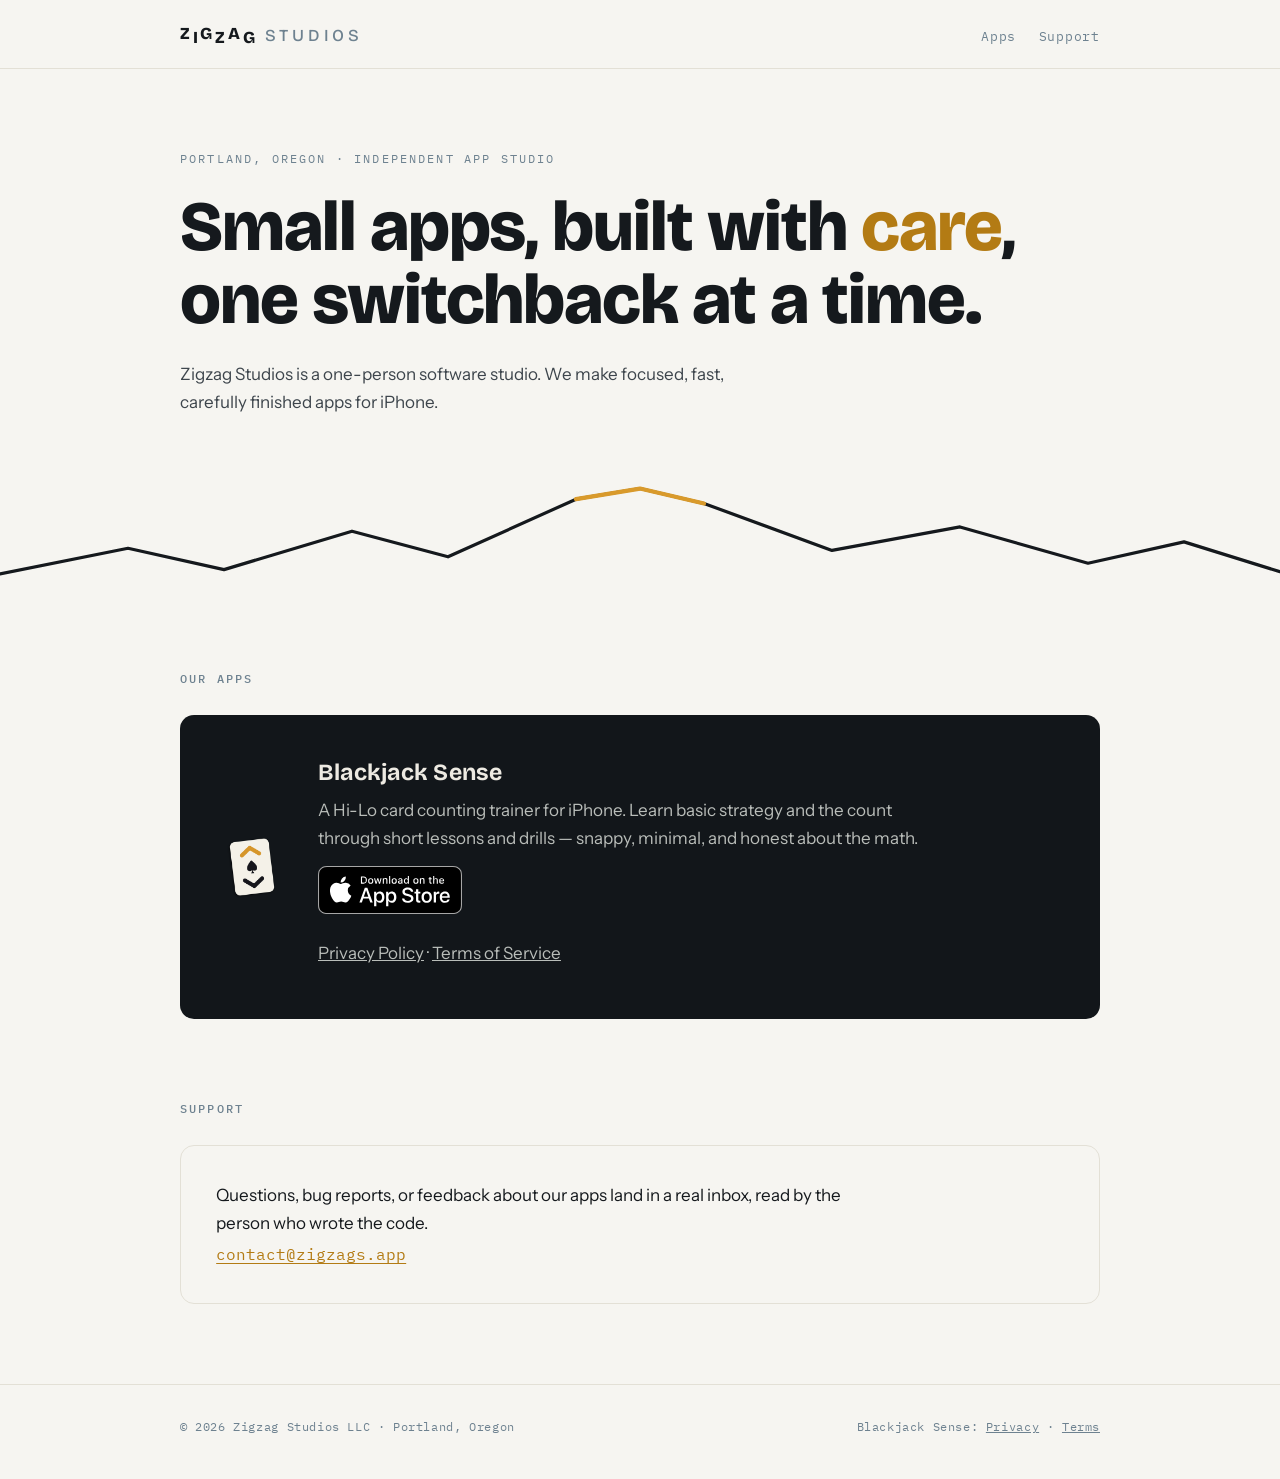
<file: index.html>
<!DOCTYPE html>
<html lang="en">
<head>
<meta charset="utf-8">
<meta name="viewport" content="width=device-width, initial-scale=1">
<title>Zigzag Studios — small apps, built with care in Portland, Oregon</title>
<meta name="description" content="Zigzag Studios LLC is an independent app studio in Portland, Oregon. Maker of Blackjack Sense, a Hi-Lo card counting trainer for iPhone, available on the App Store.">
<link rel="preconnect" href="https://fonts.googleapis.com">
<link rel="preconnect" href="https://fonts.gstatic.com" crossorigin>
<link href="https://fonts.googleapis.com/css2?family=Bricolage+Grotesque:wght@500;700;800&family=IBM+Plex+Mono:wght@400;500&family=Instrument+Sans:wght@400;500;600&display=swap" rel="stylesheet">
<link rel="stylesheet" href="styles.css">
</head>
<body>

<header class="site">
  <div class="wrap site-row">
    <a class="brand" href="/" aria-label="Zigzag Studios">
      <span class="zz" aria-hidden="true"><span style="--i:0">Z</span><span style="--i:1">I</span><span style="--i:2">G</span><span style="--i:3">Z</span><span style="--i:4">A</span><span style="--i:5">G</span></span><span class="studios">STUDIOS</span>
    </a>
    <nav class="site-nav" aria-label="Site">
      <a href="#apps">Apps</a>
      <a href="#support">Support</a>
    </nav>
  </div>
</header>

<main>
  <section class="hero">
    <div class="wrap">
      <p class="eyebrow">Portland, Oregon · Independent app studio</p>
      <h1 class="statement">Small apps, built with <span class="gold">care</span>, one switchback at a time.</h1>
      <p class="lede">Zigzag Studios is a one-person software studio. We make focused, fast, carefully finished apps for iPhone.</p>
    </div>
    <!-- The ridgeline: Mt. Hood's profile drawn as a hi-lo count line -->
    <svg class="ridge" viewBox="0 0 1200 110" preserveAspectRatio="none" role="img" aria-label="A zigzag mountain ridgeline">
      <polyline points="0,88 120,64 210,84 330,48 420,72 540,18 600,8 660,22 780,66 900,44 1020,78 1110,58 1200,86"
                fill="none" stroke="#15191D" stroke-width="3" stroke-linejoin="round" stroke-linecap="round"/>
      <polyline points="540,18 600,8 660,22" fill="none" stroke="#D99A2B" stroke-width="4" stroke-linejoin="round" stroke-linecap="round"/>
    </svg>
  </section>

  <section class="apps" id="apps">
    <div class="wrap">
      <h2 class="sec">Our apps</h2>
      <article class="app-card">
        <div class="app-glyph">
          <img src="blackjack-sense-icon.png" alt="Blackjack Sense app icon" width="74" height="74">
        </div>
        <div>
          <h3>Blackjack Sense</h3>
          <p>A Hi-Lo card counting trainer for iPhone. Learn basic strategy and the count through short lessons and drills — snappy, minimal, and honest about the math.</p>
          <p class="app-cta"><a class="store-badge" href="https://apps.apple.com/us/app/blackjack-sense-trainer/id6796103881" target="_blank" rel="noopener"><img src="app-store-badge.svg" alt="Download on the App Store" width="144" height="48"></a></p>
          <p class="app-links"><a href="blackjack-sense/privacy.html">Privacy Policy</a> · <a href="blackjack-sense/terms.html">Terms of Service</a></p>
        </div>
      </article>
    </div>
  </section>

  <section class="support" id="support">
    <div class="wrap">
      <h2 class="sec">Support</h2>
      <div class="support-box">
        <p>Questions, bug reports, or feedback about our apps land in a real inbox, read by the person who wrote the code.</p>
        <p><a class="mail" href="mailto:contact@zigzags.app">contact@zigzags.app</a></p>
      </div>
    </div>
  </section>
</main>

<footer class="site">
  <div class="wrap foot-row">
    <span>© 2026 Zigzag Studios LLC · Portland, Oregon</span>
    <span>Blackjack Sense: <a href="blackjack-sense/privacy.html">Privacy</a> · <a href="blackjack-sense/terms.html">Terms</a></span>
  </div>
</footer>

</body>
</html>
</file>
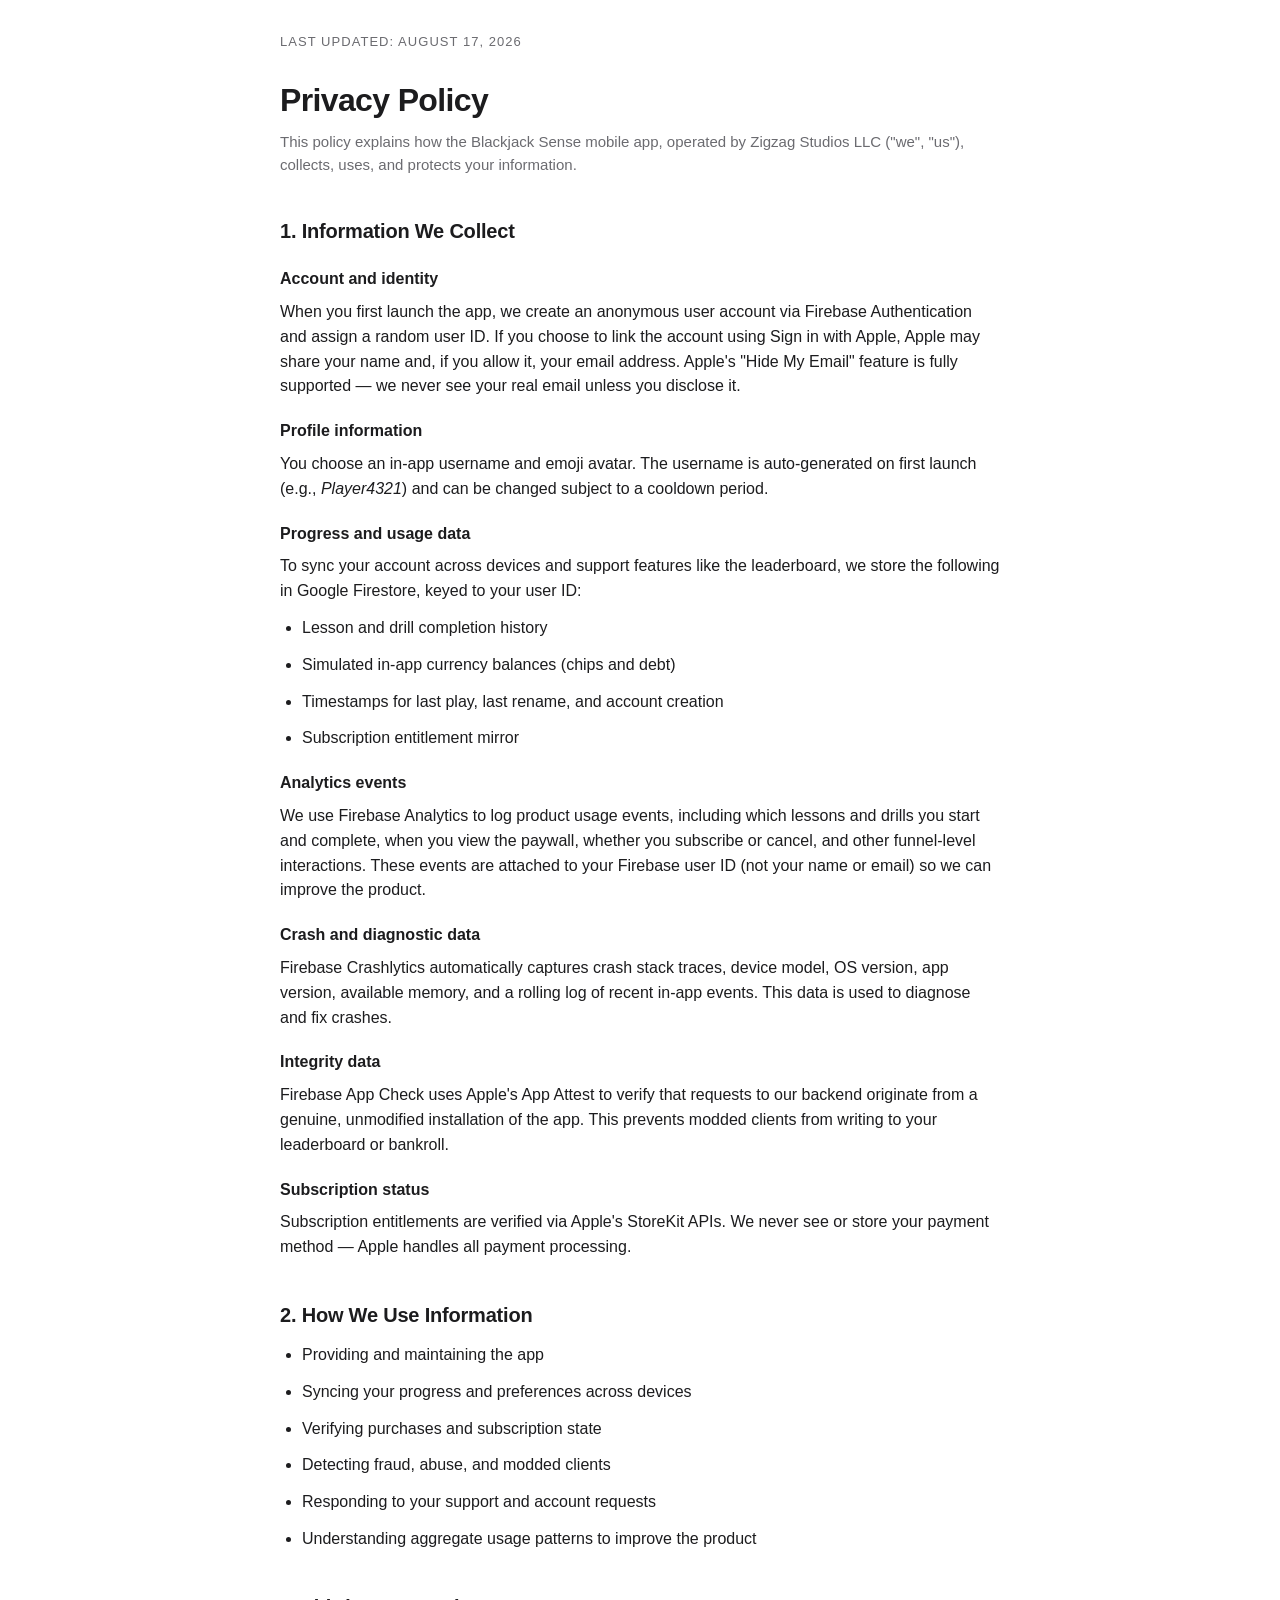
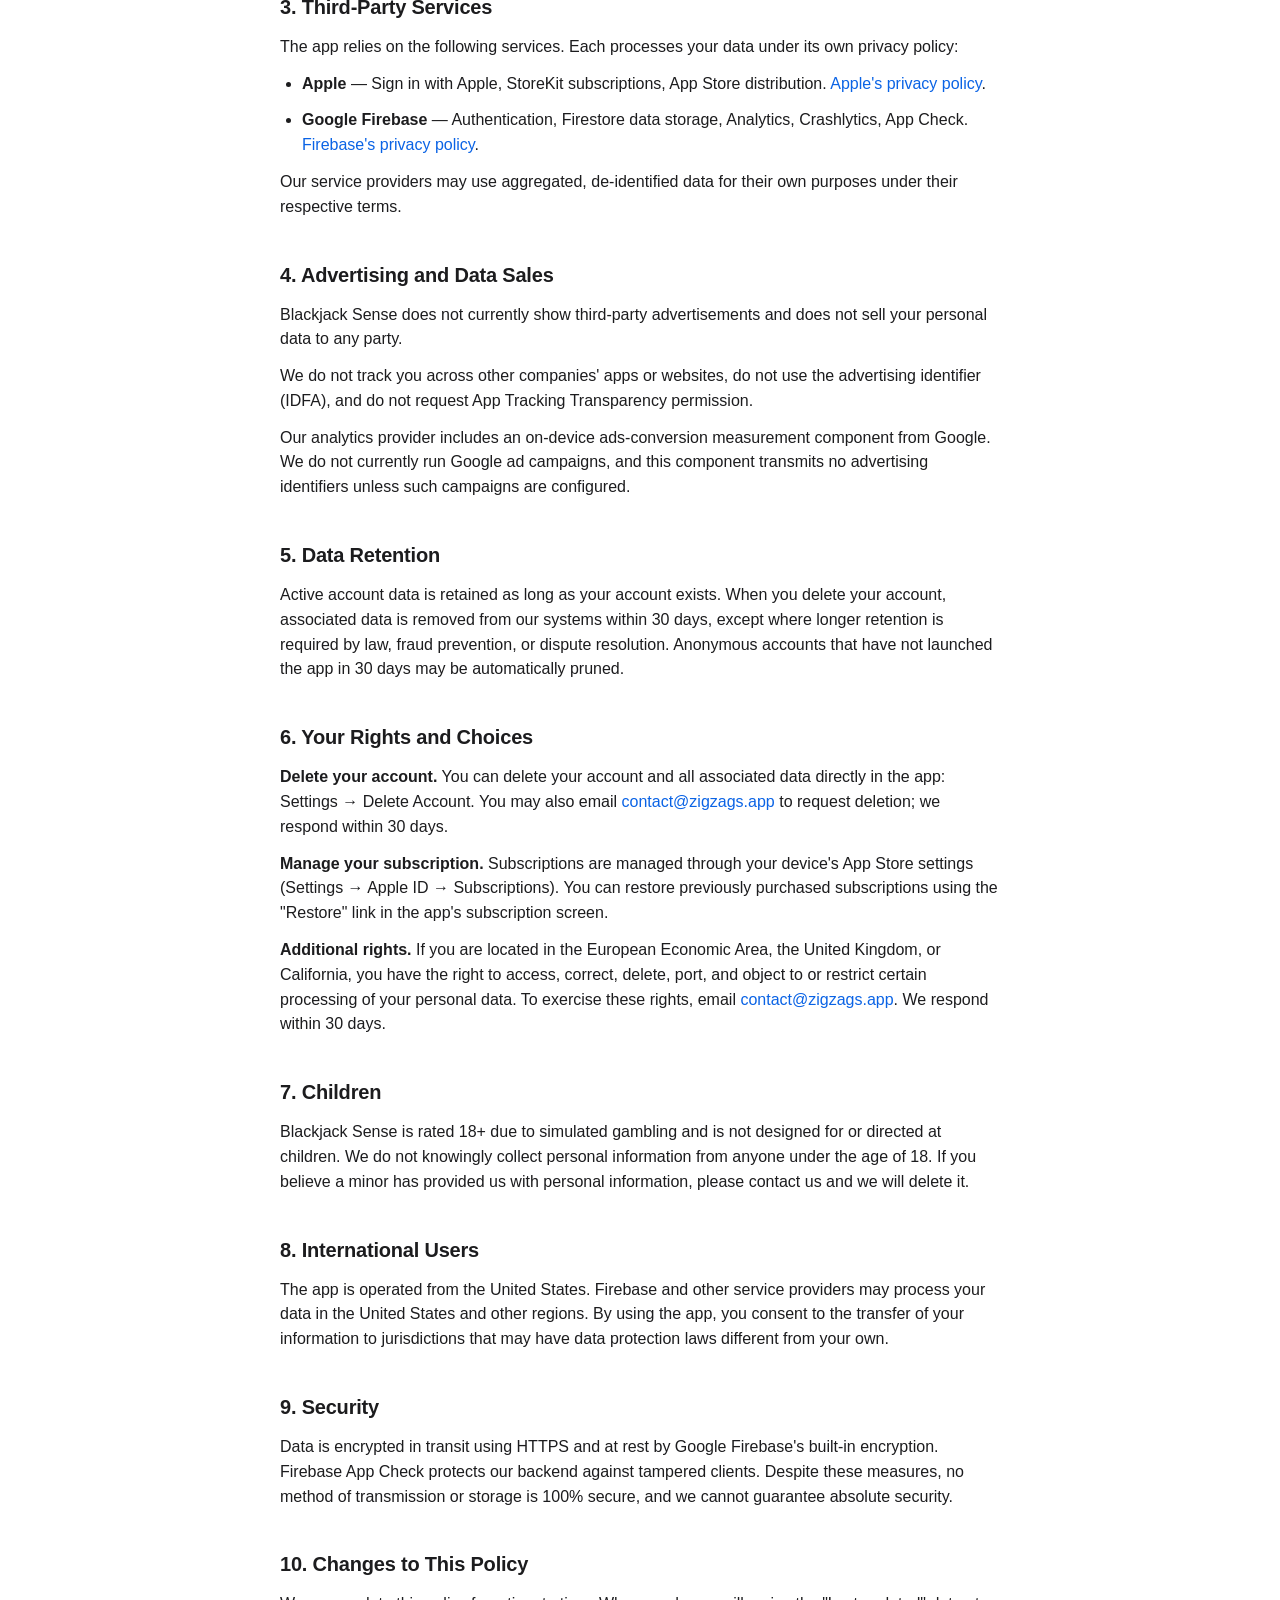
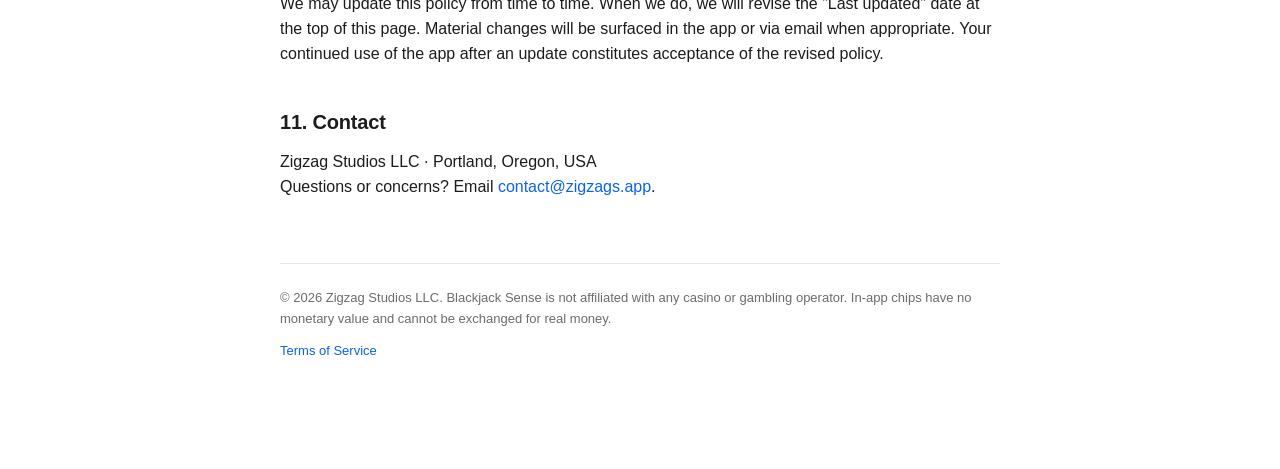
<file: blackjack-sense/privacy.html>
<!DOCTYPE html>
<html lang="en">
<head>
    <meta charset="UTF-8">
    <meta name="viewport" content="width=device-width, initial-scale=1.0">
    <title>Blackjack Sense — Privacy Policy</title>
    <style>
        :root {
            --bg: #ffffff;
            --fg: #1c1c1e;
            --muted: #6b6b70;
            --border: #e5e5ea;
            --link: #0a63e5;
            --max-width: 720px;
        }
        @media (prefers-color-scheme: dark) {
            :root {
                --bg: #111113;
                --fg: #e8e8ea;
                --muted: #98989d;
                --border: #2c2c2e;
                --link: #4a97ff;
            }
        }
        * { box-sizing: border-box; }
        body {
            margin: 0;
            padding: 32px 20px 96px;
            font-family: -apple-system, BlinkMacSystemFont, "SF Pro Text", "Segoe UI", Roboto, Helvetica, Arial, sans-serif;
            font-size: 16px;
            line-height: 1.55;
            color: var(--fg);
            background: var(--bg);
        }
        main {
            max-width: var(--max-width);
            margin: 0 auto;
        }
        h1 {
            font-size: 32px;
            font-weight: 700;
            margin: 0 0 4px;
            letter-spacing: -0.02em;
        }
        h2 {
            font-size: 20px;
            font-weight: 600;
            margin: 40px 0 12px;
            letter-spacing: -0.01em;
        }
        h3 {
            font-size: 16px;
            font-weight: 600;
            margin: 20px 0 8px;
        }
        p, li { margin: 0 0 12px; }
        ul { padding-left: 22px; margin: 0 0 12px; }
        a { color: var(--link); text-decoration: none; }
        a:hover { text-decoration: underline; }
        .lead {
            color: var(--muted);
            font-size: 15px;
            margin: 0 0 32px;
        }
        .updated {
            color: var(--muted);
            font-size: 13px;
            text-transform: uppercase;
            letter-spacing: 0.08em;
            margin: 0 0 24px;
        }
        footer {
            margin-top: 64px;
            padding-top: 24px;
            border-top: 1px solid var(--border);
            font-size: 13px;
            color: var(--muted);
        }
    </style>
</head>
<body>
    <main>
        <p class="updated">Last updated: August 17, 2026</p>
        <h1>Privacy Policy</h1>
        <p class="lead">This policy explains how the Blackjack Sense mobile app, operated by Zigzag Studios LLC ("we", "us"), collects, uses, and protects your information.</p>

        <h2>1. Information We Collect</h2>

        <h3>Account and identity</h3>
        <p>When you first launch the app, we create an anonymous user account via Firebase Authentication and assign a random user ID. If you choose to link the account using Sign in with Apple, Apple may share your name and, if you allow it, your email address. Apple's "Hide My Email" feature is fully supported — we never see your real email unless you disclose it.</p>

        <h3>Profile information</h3>
        <p>You choose an in-app username and emoji avatar. The username is auto-generated on first launch (e.g., <em>Player4321</em>) and can be changed subject to a cooldown period.</p>

        <h3>Progress and usage data</h3>
        <p>To sync your account across devices and support features like the leaderboard, we store the following in Google Firestore, keyed to your user ID:</p>
        <ul>
            <li>Lesson and drill completion history</li>
            <li>Simulated in-app currency balances (chips and debt)</li>
            <li>Timestamps for last play, last rename, and account creation</li>
            <li>Subscription entitlement mirror</li>
        </ul>

        <h3>Analytics events</h3>
        <p>We use Firebase Analytics to log product usage events, including which lessons and drills you start and complete, when you view the paywall, whether you subscribe or cancel, and other funnel-level interactions. These events are attached to your Firebase user ID (not your name or email) so we can improve the product.</p>

        <h3>Crash and diagnostic data</h3>
        <p>Firebase Crashlytics automatically captures crash stack traces, device model, OS version, app version, available memory, and a rolling log of recent in-app events. This data is used to diagnose and fix crashes.</p>

        <h3>Integrity data</h3>
        <p>Firebase App Check uses Apple's App Attest to verify that requests to our backend originate from a genuine, unmodified installation of the app. This prevents modded clients from writing to your leaderboard or bankroll.</p>

        <h3>Subscription status</h3>
        <p>Subscription entitlements are verified via Apple's StoreKit APIs. We never see or store your payment method — Apple handles all payment processing.</p>

        <h2>2. How We Use Information</h2>
        <ul>
            <li>Providing and maintaining the app</li>
            <li>Syncing your progress and preferences across devices</li>
            <li>Verifying purchases and subscription state</li>
            <li>Detecting fraud, abuse, and modded clients</li>
            <li>Responding to your support and account requests</li>
            <li>Understanding aggregate usage patterns to improve the product</li>
        </ul>

        <h2>3. Third-Party Services</h2>
        <p>The app relies on the following services. Each processes your data under its own privacy policy:</p>
        <ul>
            <li><strong>Apple</strong> — Sign in with Apple, StoreKit subscriptions, App Store distribution. <a href="https://www.apple.com/legal/privacy/">Apple's privacy policy</a>.</li>
            <li><strong>Google Firebase</strong> — Authentication, Firestore data storage, Analytics, Crashlytics, App Check. <a href="https://firebase.google.com/support/privacy">Firebase's privacy policy</a>.</li>
        </ul>
        <p>Our service providers may use aggregated, de-identified data for their own purposes under their respective terms.</p>

        <h2>4. Advertising and Data Sales</h2>
        <p>Blackjack Sense does not currently show third-party advertisements and does not sell your personal data to any party.</p>
        <p>We do not track you across other companies' apps or websites, do not use the advertising identifier (IDFA), and do not request App Tracking Transparency permission.</p>
        <p>Our analytics provider includes an on-device ads-conversion measurement component from Google. We do not currently run Google ad campaigns, and this component transmits no advertising identifiers unless such campaigns are configured.</p>

        <h2>5. Data Retention</h2>
        <p>Active account data is retained as long as your account exists. When you delete your account, associated data is removed from our systems within 30 days, except where longer retention is required by law, fraud prevention, or dispute resolution. Anonymous accounts that have not launched the app in 30 days may be automatically pruned.</p>

        <h2>6. Your Rights and Choices</h2>
        <p><strong>Delete your account.</strong> You can delete your account and all associated data directly in the app: Settings → Delete Account. You may also email <a href="mailto:contact@zigzags.app">contact@zigzags.app</a> to request deletion; we respond within 30 days.</p>
        <p><strong>Manage your subscription.</strong> Subscriptions are managed through your device's App Store settings (Settings → Apple ID → Subscriptions). You can restore previously purchased subscriptions using the "Restore" link in the app's subscription screen.</p>
        <p><strong>Additional rights.</strong> If you are located in the European Economic Area, the United Kingdom, or California, you have the right to access, correct, delete, port, and object to or restrict certain processing of your personal data. To exercise these rights, email <a href="mailto:contact@zigzags.app">contact@zigzags.app</a>. We respond within 30 days.</p>

        <h2>7. Children</h2>
        <p>Blackjack Sense is rated 18+ due to simulated gambling and is not designed for or directed at children. We do not knowingly collect personal information from anyone under the age of 18. If you believe a minor has provided us with personal information, please contact us and we will delete it.</p>

        <h2>8. International Users</h2>
        <p>The app is operated from the United States. Firebase and other service providers may process your data in the United States and other regions. By using the app, you consent to the transfer of your information to jurisdictions that may have data protection laws different from your own.</p>

        <h2>9. Security</h2>
        <p>Data is encrypted in transit using HTTPS and at rest by Google Firebase's built-in encryption. Firebase App Check protects our backend against tampered clients. Despite these measures, no method of transmission or storage is 100% secure, and we cannot guarantee absolute security.</p>

        <h2>10. Changes to This Policy</h2>
        <p>We may update this policy from time to time. When we do, we will revise the "Last updated" date at the top of this page. Material changes will be surfaced in the app or via email when appropriate. Your continued use of the app after an update constitutes acceptance of the revised policy.</p>

        <h2>11. Contact</h2>
        <p>Zigzag Studios LLC · Portland, Oregon, USA<br>
        Questions or concerns? Email <a href="mailto:contact@zigzags.app">contact@zigzags.app</a>.</p>

        <footer>
            <p>© 2026 Zigzag Studios LLC. Blackjack Sense is not affiliated with any casino or gambling operator. In-app chips have no monetary value and cannot be exchanged for real money.</p>
            <p><a href="terms.html">Terms of Service</a></p>
        </footer>
    </main>
</body>
</html>
</file>
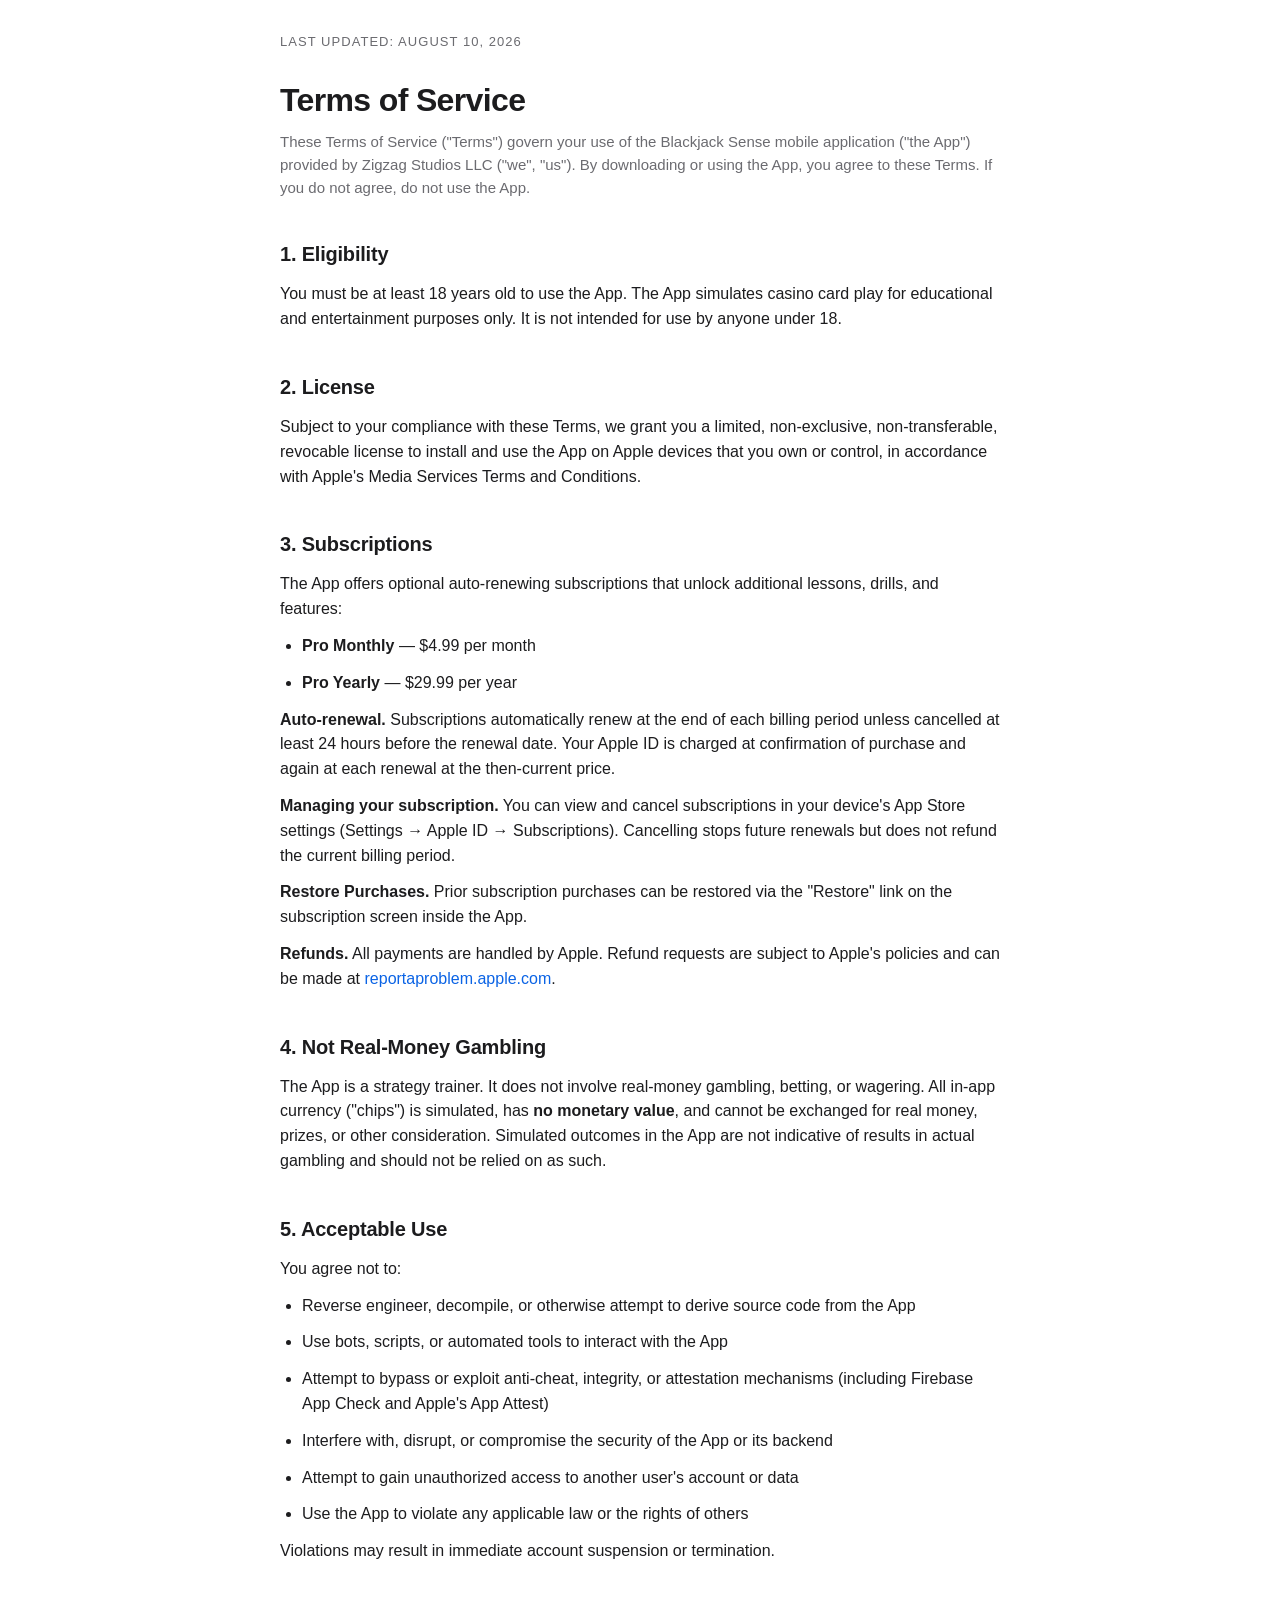
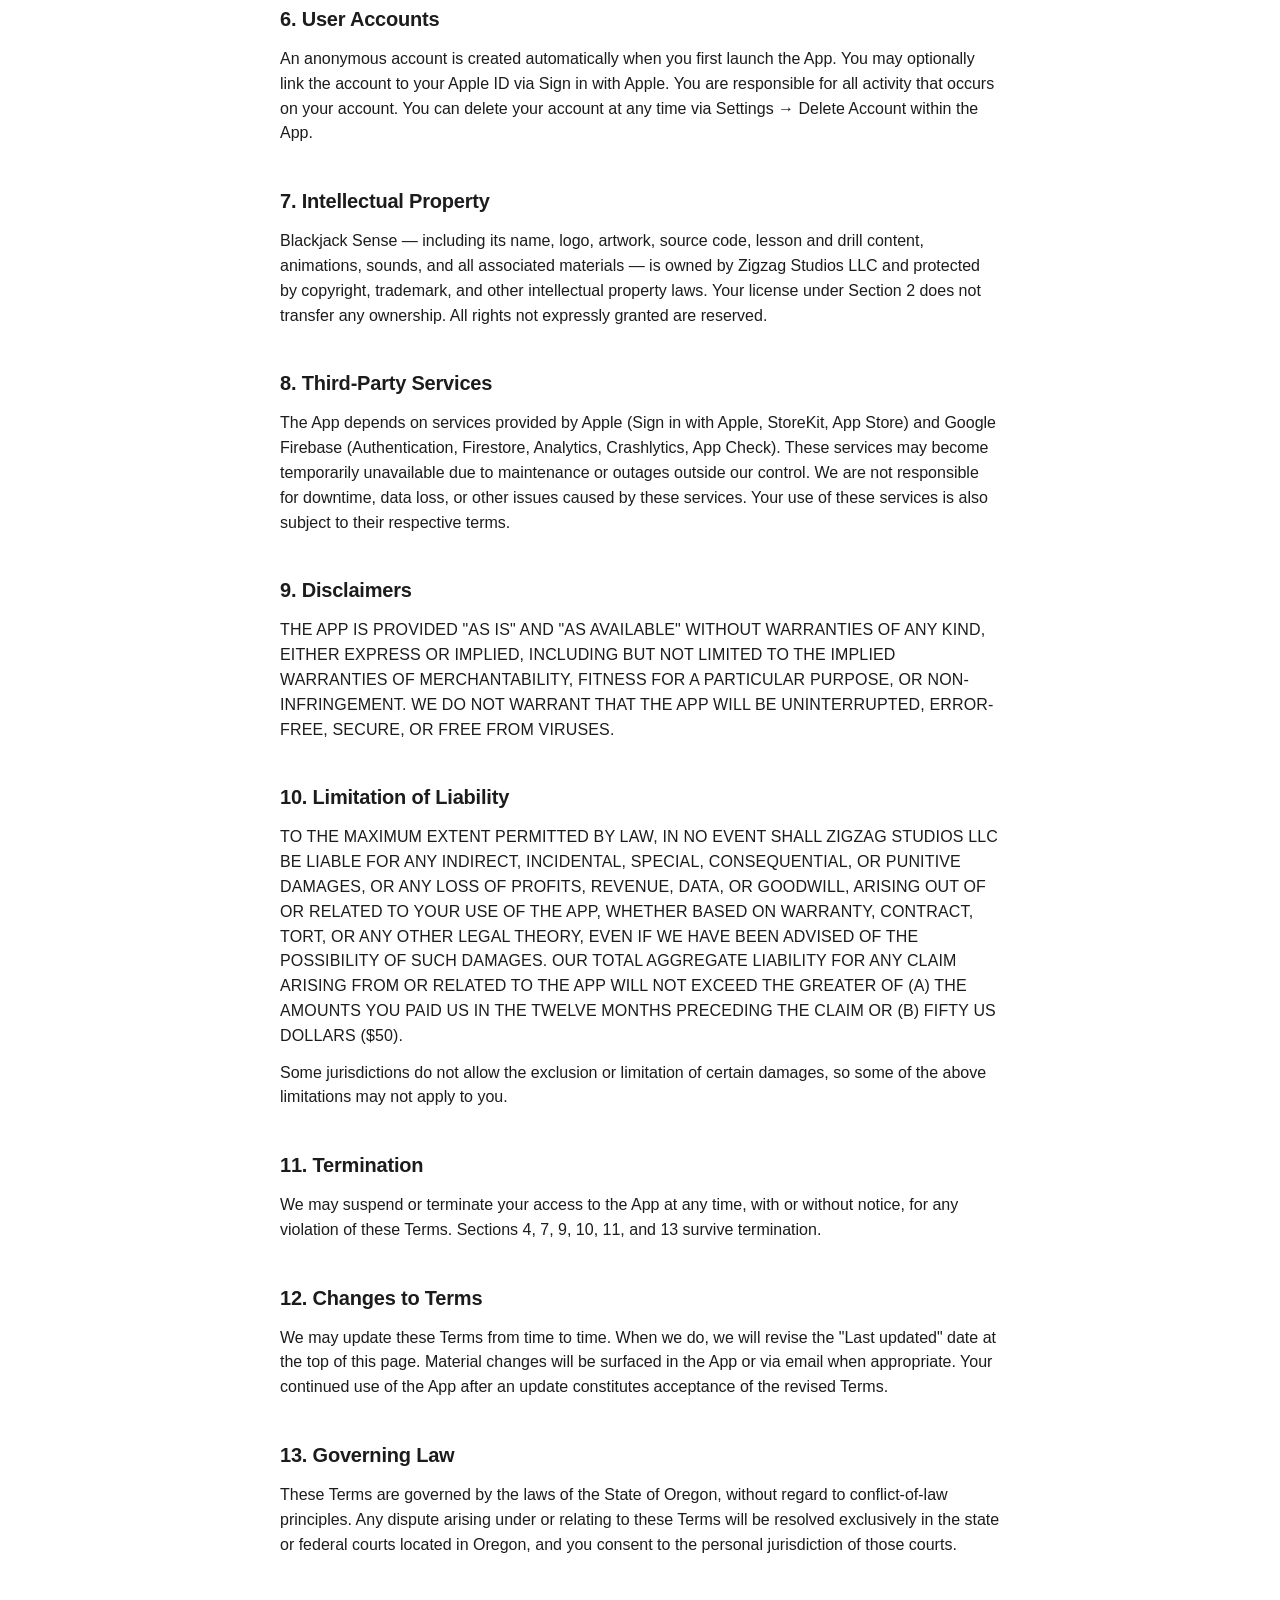
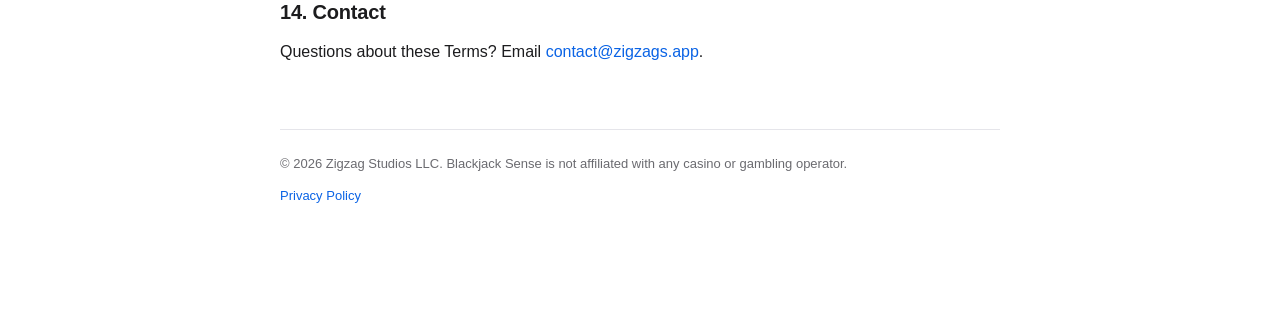
<file: blackjack-sense/terms.html>
<!DOCTYPE html>
<html lang="en">
<head>
    <meta charset="UTF-8">
    <meta name="viewport" content="width=device-width, initial-scale=1.0">
    <title>Blackjack Sense — Terms of Service</title>
    <style>
        :root {
            --bg: #ffffff;
            --fg: #1c1c1e;
            --muted: #6b6b70;
            --border: #e5e5ea;
            --link: #0a63e5;
            --max-width: 720px;
        }
        @media (prefers-color-scheme: dark) {
            :root {
                --bg: #111113;
                --fg: #e8e8ea;
                --muted: #98989d;
                --border: #2c2c2e;
                --link: #4a97ff;
            }
        }
        * { box-sizing: border-box; }
        body {
            margin: 0;
            padding: 32px 20px 96px;
            font-family: -apple-system, BlinkMacSystemFont, "SF Pro Text", "Segoe UI", Roboto, Helvetica, Arial, sans-serif;
            font-size: 16px;
            line-height: 1.55;
            color: var(--fg);
            background: var(--bg);
        }
        main {
            max-width: var(--max-width);
            margin: 0 auto;
        }
        h1 {
            font-size: 32px;
            font-weight: 700;
            margin: 0 0 4px;
            letter-spacing: -0.02em;
        }
        h2 {
            font-size: 20px;
            font-weight: 600;
            margin: 40px 0 12px;
            letter-spacing: -0.01em;
        }
        p, li { margin: 0 0 12px; }
        ul { padding-left: 22px; margin: 0 0 12px; }
        a { color: var(--link); text-decoration: none; }
        a:hover { text-decoration: underline; }
        .lead {
            color: var(--muted);
            font-size: 15px;
            margin: 0 0 32px;
        }
        .updated {
            color: var(--muted);
            font-size: 13px;
            text-transform: uppercase;
            letter-spacing: 0.08em;
            margin: 0 0 24px;
        }
        .caps {
            text-transform: uppercase;
            letter-spacing: 0.01em;
        }
        footer {
            margin-top: 64px;
            padding-top: 24px;
            border-top: 1px solid var(--border);
            font-size: 13px;
            color: var(--muted);
        }
    </style>
</head>
<body>
    <main>
        <p class="updated">Last updated: August 10, 2026</p>
        <h1>Terms of Service</h1>
        <p class="lead">These Terms of Service ("Terms") govern your use of the Blackjack Sense mobile application ("the App") provided by Zigzag Studios LLC ("we", "us"). By downloading or using the App, you agree to these Terms. If you do not agree, do not use the App.</p>

        <h2>1. Eligibility</h2>
        <p>You must be at least 18 years old to use the App. The App simulates casino card play for educational and entertainment purposes only. It is not intended for use by anyone under 18.</p>

        <h2>2. License</h2>
        <p>Subject to your compliance with these Terms, we grant you a limited, non-exclusive, non-transferable, revocable license to install and use the App on Apple devices that you own or control, in accordance with Apple's Media Services Terms and Conditions.</p>

        <h2>3. Subscriptions</h2>
        <p>The App offers optional auto-renewing subscriptions that unlock additional lessons, drills, and features:</p>
        <ul>
            <li><strong>Pro Monthly</strong> — $4.99 per month</li>
            <li><strong>Pro Yearly</strong> — $29.99 per year</li>
        </ul>
        <p><strong>Auto-renewal.</strong> Subscriptions automatically renew at the end of each billing period unless cancelled at least 24 hours before the renewal date. Your Apple ID is charged at confirmation of purchase and again at each renewal at the then-current price.</p>
        <p><strong>Managing your subscription.</strong> You can view and cancel subscriptions in your device's App Store settings (Settings → Apple ID → Subscriptions). Cancelling stops future renewals but does not refund the current billing period.</p>
        <p><strong>Restore Purchases.</strong> Prior subscription purchases can be restored via the "Restore" link on the subscription screen inside the App.</p>
        <p><strong>Refunds.</strong> All payments are handled by Apple. Refund requests are subject to Apple's policies and can be made at <a href="https://reportaproblem.apple.com/">reportaproblem.apple.com</a>.</p>

        <h2>4. Not Real-Money Gambling</h2>
        <p>The App is a strategy trainer. It does not involve real-money gambling, betting, or wagering. All in-app currency ("chips") is simulated, has <strong>no monetary value</strong>, and cannot be exchanged for real money, prizes, or other consideration. Simulated outcomes in the App are not indicative of results in actual gambling and should not be relied on as such.</p>

        <h2>5. Acceptable Use</h2>
        <p>You agree not to:</p>
        <ul>
            <li>Reverse engineer, decompile, or otherwise attempt to derive source code from the App</li>
            <li>Use bots, scripts, or automated tools to interact with the App</li>
            <li>Attempt to bypass or exploit anti-cheat, integrity, or attestation mechanisms (including Firebase App Check and Apple's App Attest)</li>
            <li>Interfere with, disrupt, or compromise the security of the App or its backend</li>
            <li>Attempt to gain unauthorized access to another user's account or data</li>
            <li>Use the App to violate any applicable law or the rights of others</li>
        </ul>
        <p>Violations may result in immediate account suspension or termination.</p>

        <h2>6. User Accounts</h2>
        <p>An anonymous account is created automatically when you first launch the App. You may optionally link the account to your Apple ID via Sign in with Apple. You are responsible for all activity that occurs on your account. You can delete your account at any time via Settings → Delete Account within the App.</p>

        <h2>7. Intellectual Property</h2>
        <p>Blackjack Sense — including its name, logo, artwork, source code, lesson and drill content, animations, sounds, and all associated materials — is owned by Zigzag Studios LLC and protected by copyright, trademark, and other intellectual property laws. Your license under Section 2 does not transfer any ownership. All rights not expressly granted are reserved.</p>

        <h2>8. Third-Party Services</h2>
        <p>The App depends on services provided by Apple (Sign in with Apple, StoreKit, App Store) and Google Firebase (Authentication, Firestore, Analytics, Crashlytics, App Check). These services may become temporarily unavailable due to maintenance or outages outside our control. We are not responsible for downtime, data loss, or other issues caused by these services. Your use of these services is also subject to their respective terms.</p>

        <h2>9. Disclaimers</h2>
        <p class="caps">The App is provided "as is" and "as available" without warranties of any kind, either express or implied, including but not limited to the implied warranties of merchantability, fitness for a particular purpose, or non-infringement. We do not warrant that the App will be uninterrupted, error-free, secure, or free from viruses.</p>

        <h2>10. Limitation of Liability</h2>
        <p class="caps">To the maximum extent permitted by law, in no event shall Zigzag Studios LLC be liable for any indirect, incidental, special, consequential, or punitive damages, or any loss of profits, revenue, data, or goodwill, arising out of or related to your use of the App, whether based on warranty, contract, tort, or any other legal theory, even if we have been advised of the possibility of such damages. Our total aggregate liability for any claim arising from or related to the App will not exceed the greater of (a) the amounts you paid us in the twelve months preceding the claim or (b) fifty US dollars ($50).</p>
        <p>Some jurisdictions do not allow the exclusion or limitation of certain damages, so some of the above limitations may not apply to you.</p>

        <h2>11. Termination</h2>
        <p>We may suspend or terminate your access to the App at any time, with or without notice, for any violation of these Terms. Sections 4, 7, 9, 10, 11, and 13 survive termination.</p>

        <h2>12. Changes to Terms</h2>
        <p>We may update these Terms from time to time. When we do, we will revise the "Last updated" date at the top of this page. Material changes will be surfaced in the App or via email when appropriate. Your continued use of the App after an update constitutes acceptance of the revised Terms.</p>

        <h2>13. Governing Law</h2>
        <p>These Terms are governed by the laws of the State of Oregon, without regard to conflict-of-law principles. Any dispute arising under or relating to these Terms will be resolved exclusively in the state or federal courts located in Oregon, and you consent to the personal jurisdiction of those courts.</p>

        <h2>14. Contact</h2>
        <p>Questions about these Terms? Email <a href="mailto:contact@zigzags.app">contact@zigzags.app</a>.</p>

        <footer>
            <p>© 2026 Zigzag Studios LLC. Blackjack Sense is not affiliated with any casino or gambling operator.</p>
            <p><a href="privacy.html">Privacy Policy</a></p>
        </footer>
    </main>
</body>
</html>
</file>
<file: styles.css>
/* Zigzag Studios — zigzags.app */

:root {
  --snow: #F6F5F1;
  --ink: #15191D;
  --gold: #D99A2B;
  --gold-deep: #B37B14;
  --mist: #6E8290;
  --night: #12161A;
  --night-soft: #1B2127;
  --line: #E3E0D6;
  --maxw: 60rem;
}

* { box-sizing: border-box; }

html { scroll-behavior: smooth; }

body {
  margin: 0;
  background: var(--snow);
  color: var(--ink);
  font-family: "Instrument Sans", system-ui, -apple-system, sans-serif;
  font-size: 1.0625rem;
  line-height: 1.65;
  -webkit-font-smoothing: antialiased;
}

a { color: inherit; }
a:focus-visible,
button:focus-visible {
  outline: 2px solid var(--gold-deep);
  outline-offset: 3px;
  border-radius: 2px;
}

.wrap {
  max-width: var(--maxw);
  margin: 0 auto;
  padding: 0 1.25rem;
}

/* ---------- header ---------- */

header.site {
  padding: 1.4rem 0 1.1rem;
  border-bottom: 1px solid var(--line);
}

.site-row {
  display: flex;
  align-items: baseline;
  justify-content: space-between;
  gap: 1rem;
  flex-wrap: wrap;
}

.brand {
  font-family: "Bricolage Grotesque", "Instrument Sans", sans-serif;
  font-weight: 800;
  font-size: 1.05rem;
  letter-spacing: 0.16em;
  text-decoration: none;
  white-space: nowrap;
}

.brand .zz span {
  display: inline-block;
  transform: translateY(var(--y, 0));
}
.brand .zz span:nth-child(odd)  { --y: -0.14em; }
.brand .zz span:nth-child(even) { --y:  0.14em; }
.brand .studios {
  font-weight: 500;
  letter-spacing: 0.22em;
  color: var(--mist);
  margin-left: 0.45em;
}

nav.site-nav {
  display: flex;
  gap: 1.4rem;
  font-family: "IBM Plex Mono", monospace;
  font-size: 0.8rem;
  letter-spacing: 0.06em;
}
nav.site-nav a {
  text-decoration: none;
  color: var(--mist);
}
nav.site-nav a:hover { color: var(--ink); }

/* ---------- hero ---------- */

.hero { padding: 5rem 0 0; }

.eyebrow {
  font-family: "IBM Plex Mono", monospace;
  font-size: 0.75rem;
  letter-spacing: 0.18em;
  text-transform: uppercase;
  color: var(--mist);
  margin: 0 0 1.4rem;
}

h1.statement {
  font-family: "Bricolage Grotesque", sans-serif;
  font-weight: 800;
  font-size: clamp(2.4rem, 6.2vw, 4.4rem);
  line-height: 1.04;
  letter-spacing: -0.015em;
  margin: 0 0 1.4rem;
  max-width: 21ch;
}
h1.statement .gold { color: var(--gold-deep); }

.hero p.lede {
  max-width: 34rem;
  margin: 0 0 4rem;
  color: #3D454C;
}

/* the ridgeline — Mt. Hood as a hi-lo line */
.ridge { display: block; width: 100%; height: auto; }

/* ---------- apps ---------- */

section.apps { padding: 4.5rem 0 1rem; }

h2.sec {
  font-family: "IBM Plex Mono", monospace;
  font-size: 0.75rem;
  font-weight: 500;
  letter-spacing: 0.18em;
  text-transform: uppercase;
  color: var(--mist);
  margin: 0 0 1.6rem;
}

.app-card {
  background: var(--night);
  color: #EDEAE2;
  border-radius: 14px;
  padding: 2.4rem 2.2rem;
  display: grid;
  grid-template-columns: auto 1fr;
  gap: 1.8rem;
  align-items: center;
}

.app-glyph {
  width: 74px;
  height: 74px;
  border-radius: 17px;
  background: linear-gradient(180deg, #2C2C2E, #1C1C1E);
  overflow: hidden;
  flex: none;
}
.app-glyph img { display: block; width: 100%; height: 100%; }

.app-card h3 {
  font-family: "Bricolage Grotesque", sans-serif;
  font-weight: 700;
  font-size: 1.45rem;
  margin: 0 0 0.3rem;
  letter-spacing: 0.01em;
}

.app-card p {
  margin: 0 0 0.9rem;
  color: #B9BDB9;
  max-width: 38rem;
}

.badge {
  display: inline-block;
  font-family: "IBM Plex Mono", monospace;
  font-size: 0.72rem;
  letter-spacing: 0.1em;
  text-transform: uppercase;
  color: var(--gold);
  border: 1px solid rgba(217, 154, 43, 0.45);
  border-radius: 999px;
  padding: 0.28rem 0.75rem;
}

.app-card p.app-cta { margin: 0.2rem 0 1rem; }

.store-badge { display: inline-block; line-height: 0; }
.store-badge img { display: block; height: 48px; width: auto; }

/* ---------- support ---------- */

section.support { padding: 4rem 0 5rem; }

.support-box {
  border: 1px solid var(--line);
  border-radius: 14px;
  padding: 2rem 2.2rem;
}
.support-box p { margin: 0.2rem 0; max-width: 40rem; }

.mail {
  font-family: "IBM Plex Mono", monospace;
  font-size: 1rem;
  color: var(--gold-deep);
  text-decoration-thickness: 1px;
  text-underline-offset: 3px;
  word-break: break-all;
}

/* ---------- documents (privacy / terms) ---------- */

main.doc { padding: 3.5rem 0 5rem; }

main.doc h1 {
  font-family: "Bricolage Grotesque", sans-serif;
  font-weight: 800;
  font-size: clamp(1.9rem, 4.5vw, 2.7rem);
  margin: 0 0 0.4rem;
}

.doc-date {
  font-family: "IBM Plex Mono", monospace;
  font-size: 0.78rem;
  letter-spacing: 0.08em;
  color: var(--mist);
  margin: 0 0 2.6rem;
}

main.doc h2 {
  font-family: "Bricolage Grotesque", sans-serif;
  font-weight: 700;
  font-size: 1.25rem;
  margin: 2.4rem 0 0.6rem;
}

main.doc p, main.doc li { max-width: 42rem; color: #2C3339; }
main.doc ul { padding-left: 1.2rem; }

/* ---------- footer ---------- */

footer.site {
  border-top: 1px solid var(--line);
  padding: 2rem 0 2.6rem;
  font-family: "IBM Plex Mono", monospace;
  font-size: 0.76rem;
  letter-spacing: 0.05em;
  color: var(--mist);
}
.foot-row {
  display: flex;
  justify-content: space-between;
  gap: 1rem;
  flex-wrap: wrap;
}
footer.site a { color: var(--mist); }
footer.site a:hover { color: var(--ink); }

/* ---------- motion ---------- */

@media (prefers-reduced-motion: no-preference) {
  .brand .zz span {
    animation: settle 0.7s cubic-bezier(0.2, 0.8, 0.3, 1.1) backwards;
    animation-delay: calc(var(--i) * 60ms);
  }
  @keyframes settle {
    from { transform: translateY(0); opacity: 0; }
    to   { transform: translateY(var(--y)); opacity: 1; }
  }
}

/* ---------- small screens ---------- */

@media (max-width: 620px) {
  .hero { padding-top: 3.2rem; }
  .app-card { grid-template-columns: 1fr; padding: 1.8rem 1.5rem; }
  .support-box { padding: 1.5rem 1.25rem; }
}
</file>
